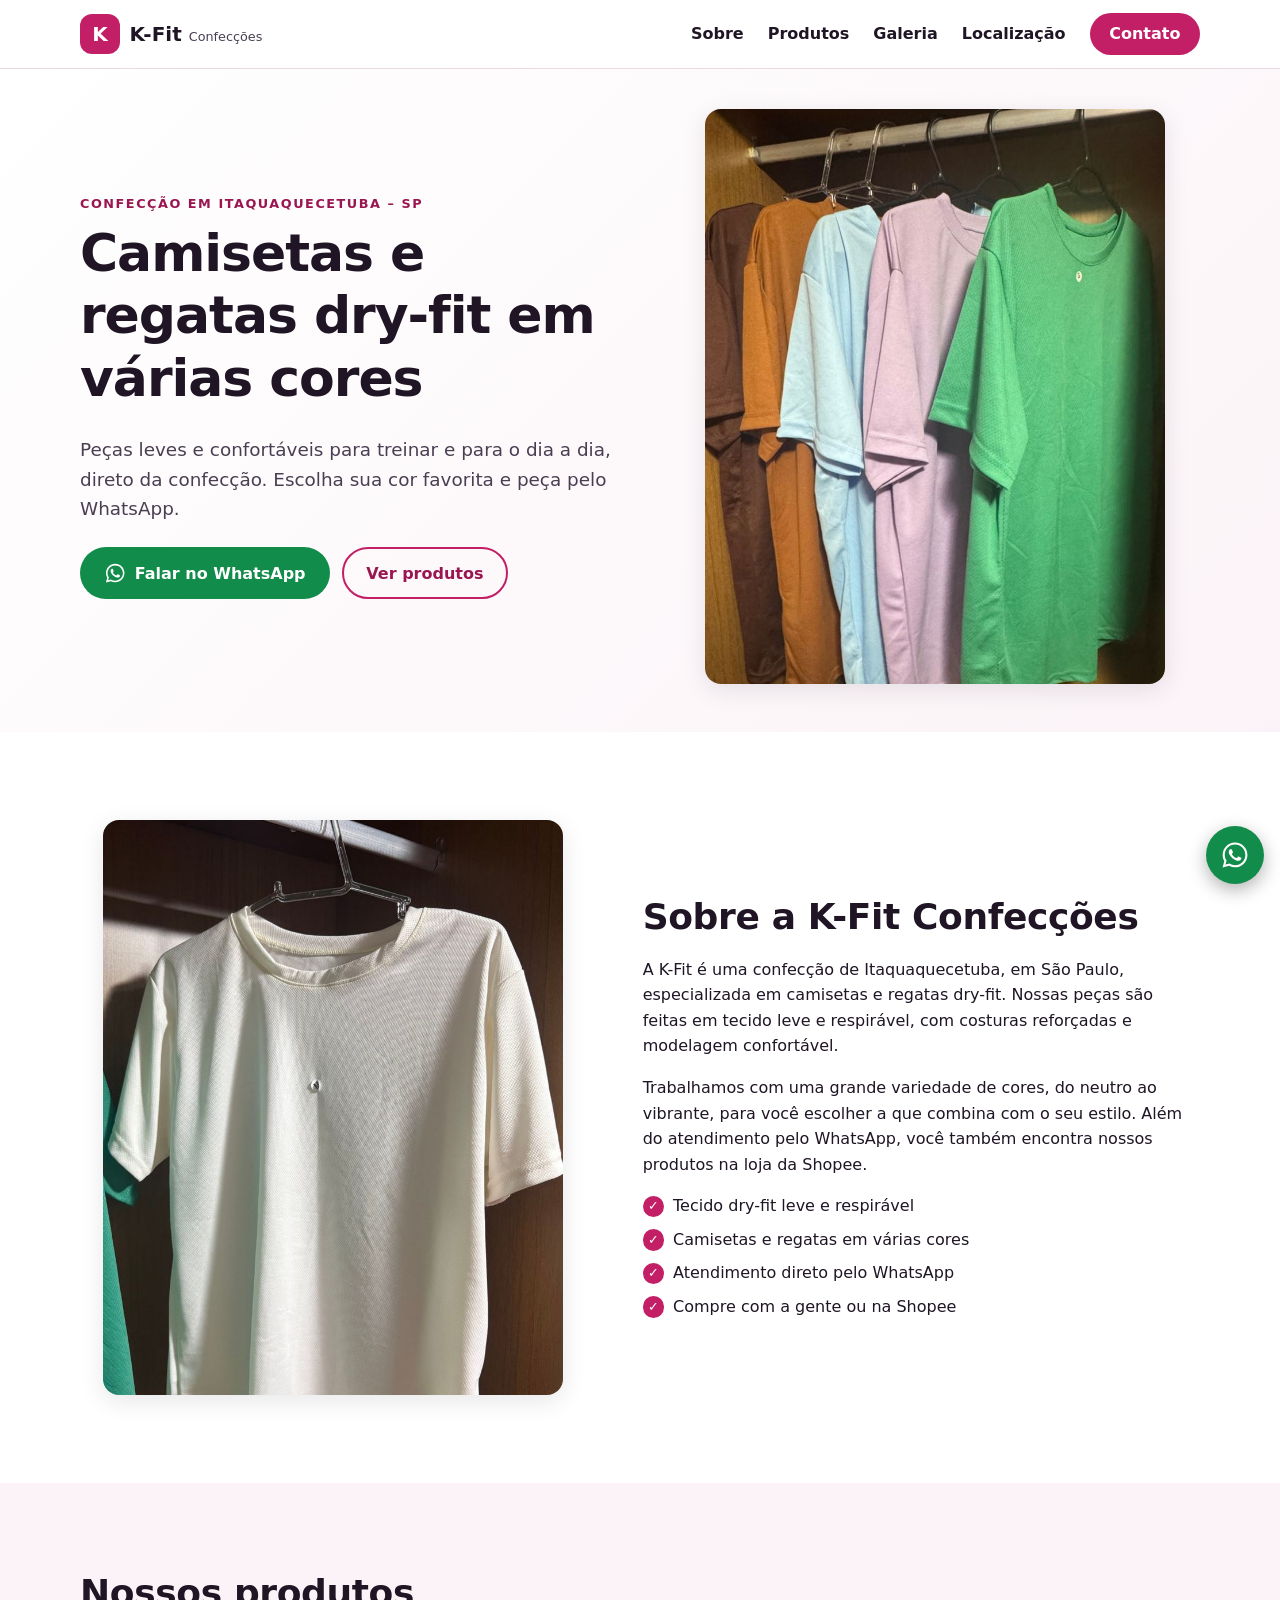
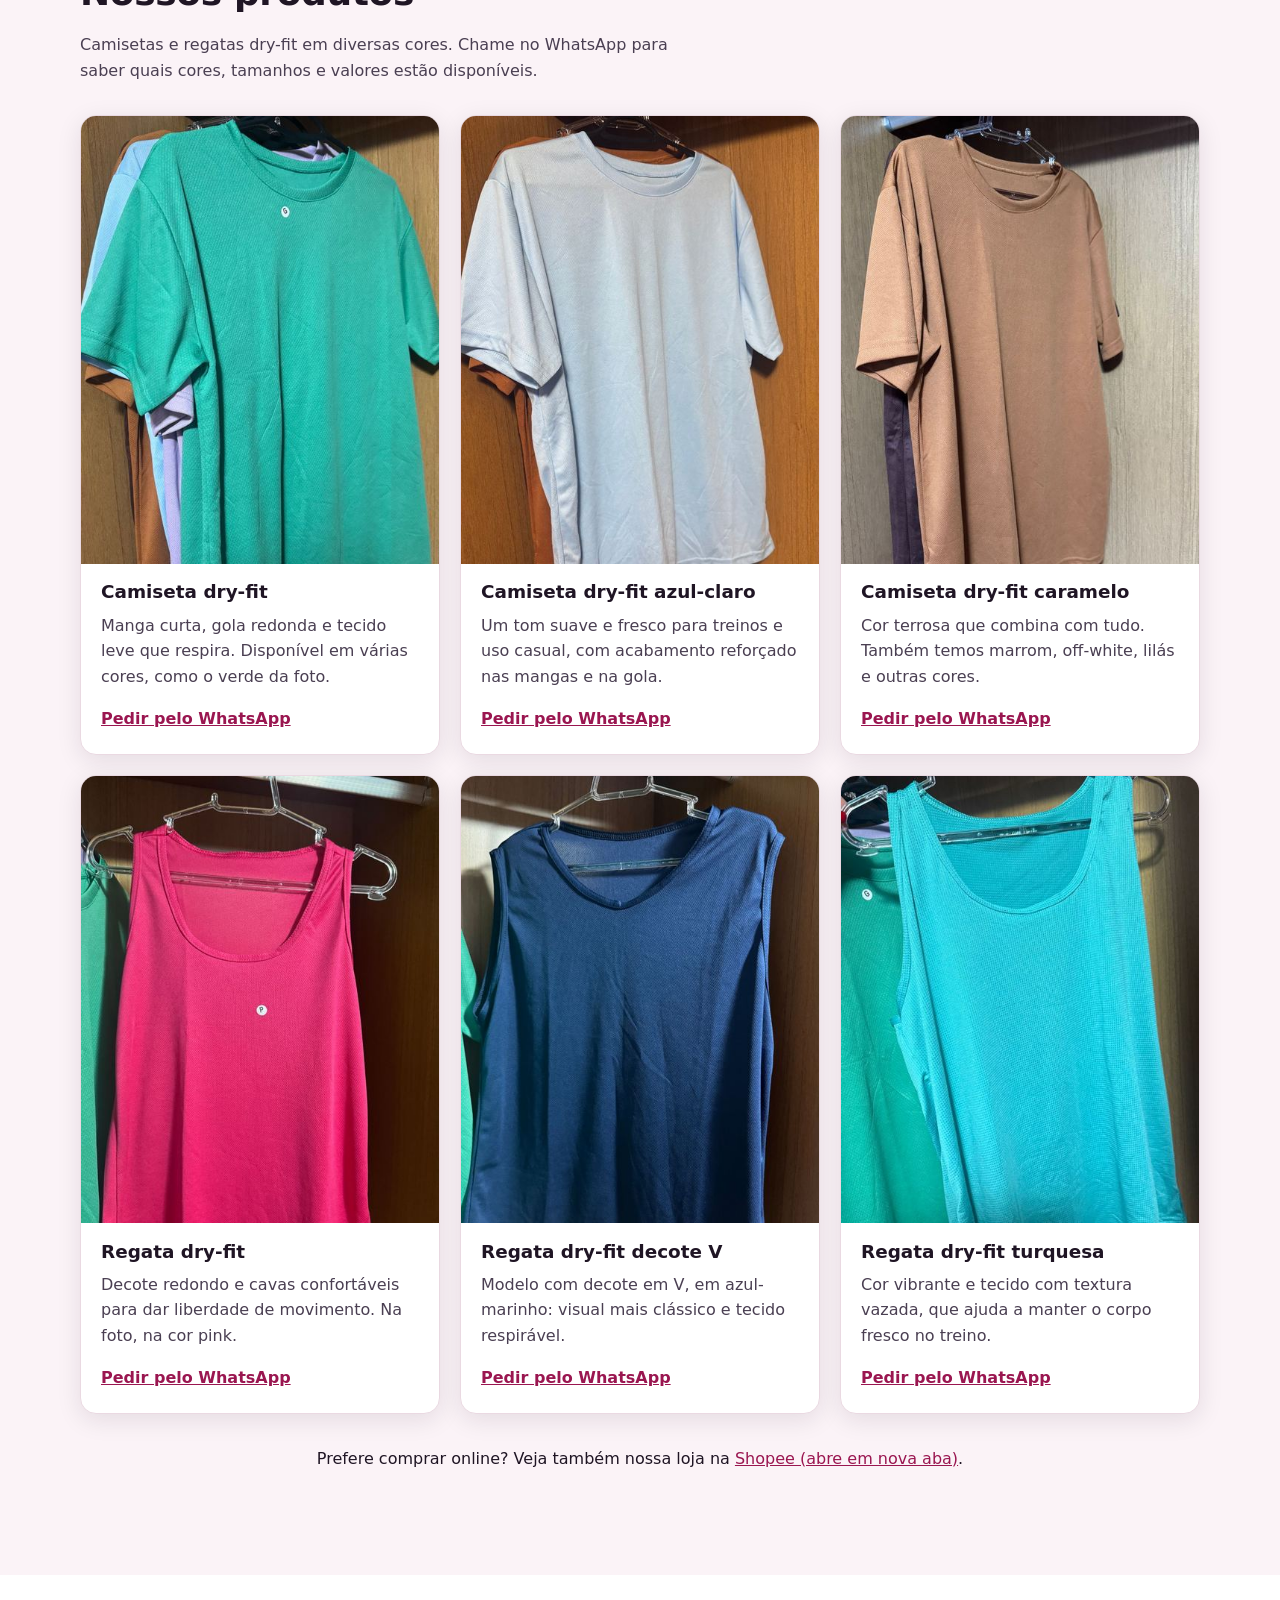
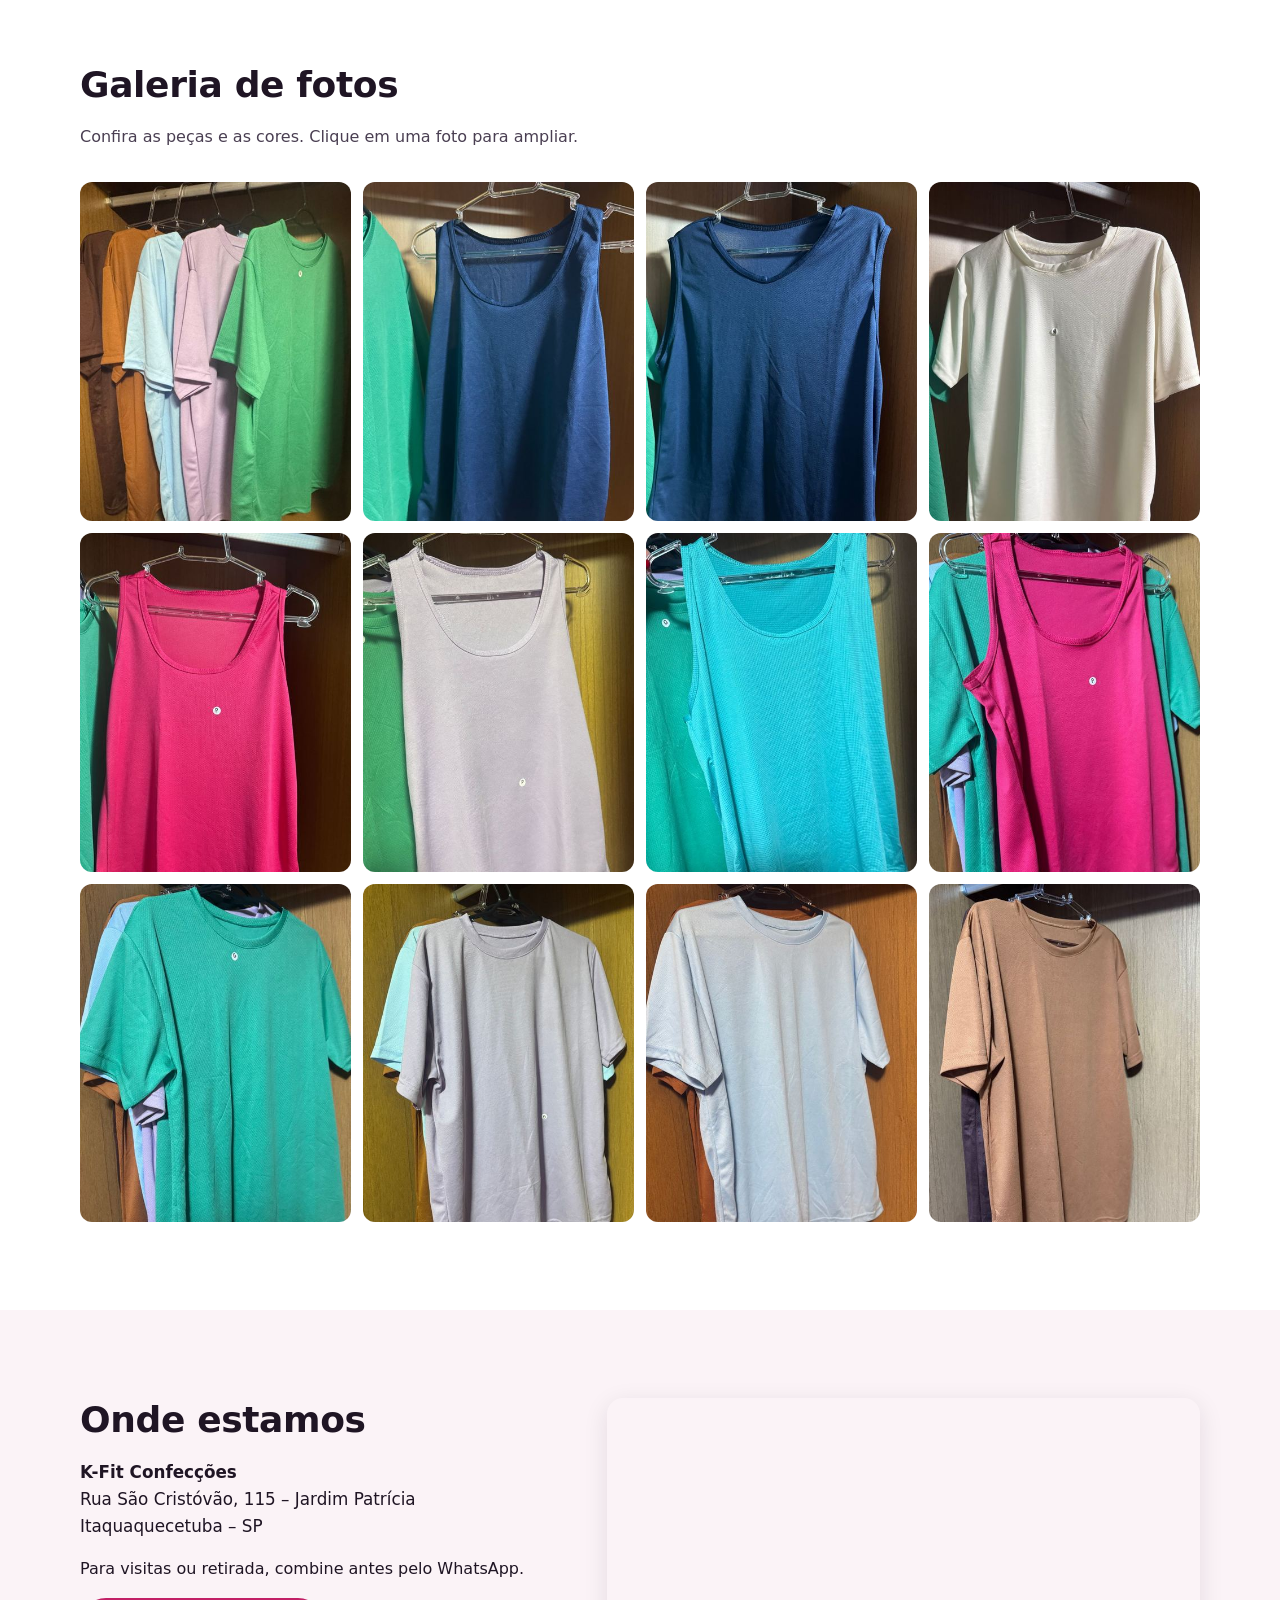
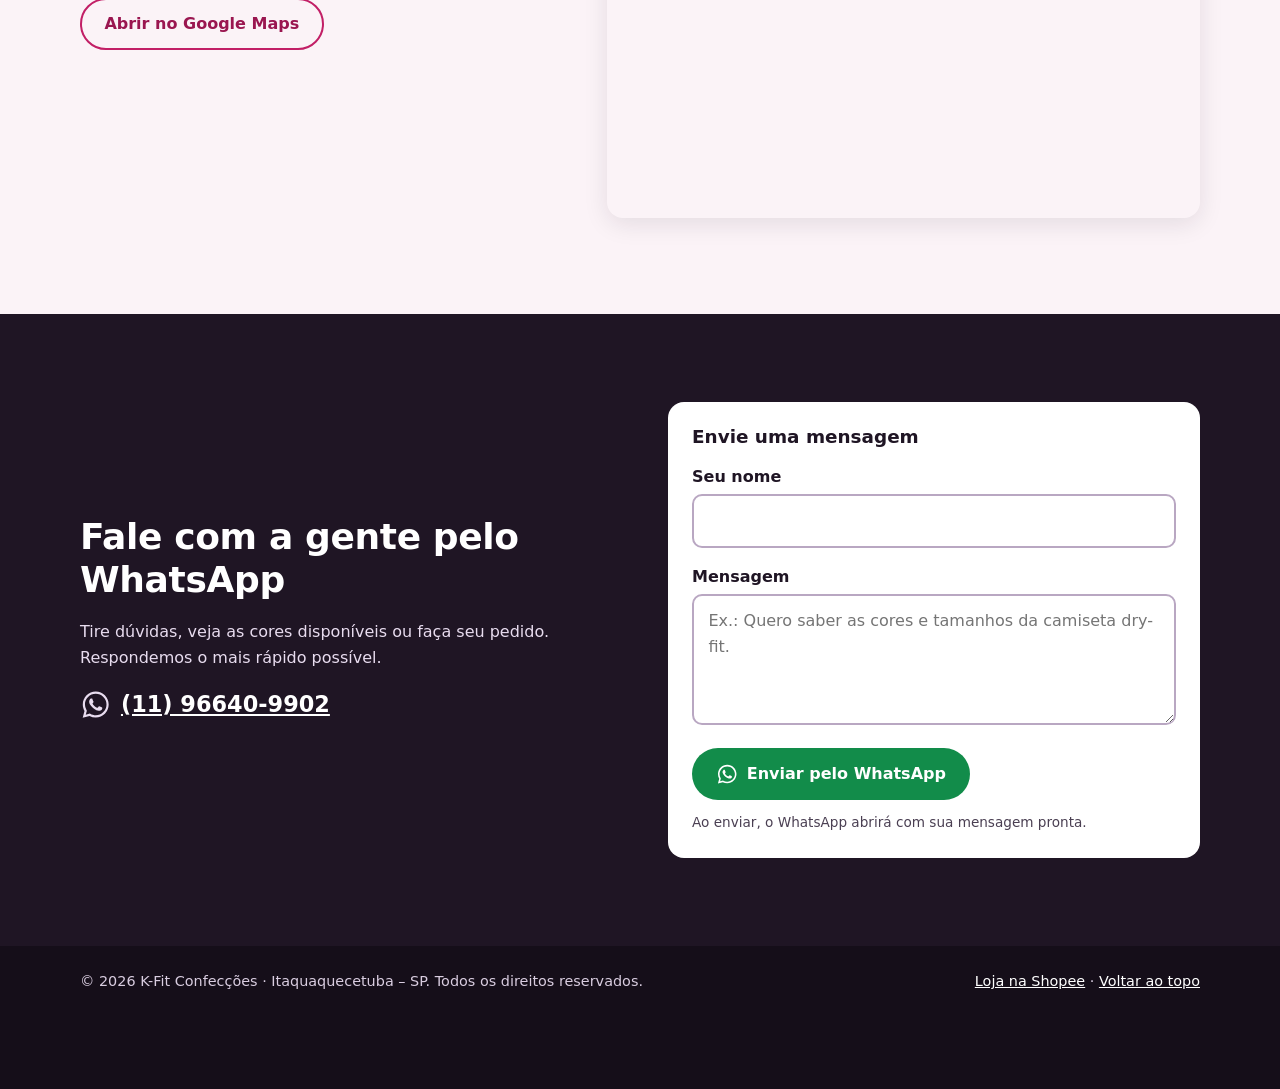
<file: index.html>
<!DOCTYPE html>
<html lang="pt-BR">
<head>
  <meta charset="utf-8">
  <meta name="viewport" content="width=device-width, initial-scale=1">

  <!-- SEO: título (até ~60 caracteres) e descrição (até ~155 caracteres) -->
  <title>K-Fit Confecções | Camisetas e Regatas Dry-Fit em Itaquaquecetuba</title>
  <meta name="description" content="K-Fit Confecções em Itaquaquecetuba (SP): camisetas e regatas dry-fit em várias cores. Peça pelo WhatsApp ou compre na nossa loja da Shopee.">
  <meta name="keywords" content="camiseta dry-fit, regata dry-fit, roupas fitness, confecção Itaquaquecetuba, moda fitness, K-Fit">
  <meta name="author" content="K-Fit Confecções">
  <meta name="robots" content="index, follow, max-image-preview:large">
  <meta name="theme-color" content="#c21f66">
  <link rel="canonical" href="https://marianalima31.github.io/kfitconfeccoesvitrine/">

  <!-- Open Graph / Twitter (pré-visualização ao compartilhar) -->
  <meta property="og:type" content="website">
  <meta property="og:locale" content="pt_BR">
  <meta property="og:site_name" content="K-Fit Confecções">
  <meta property="og:title" content="K-Fit Confecções | Camisetas e Regatas Dry-Fit">
  <meta property="og:description" content="Camisetas e regatas dry-fit em várias cores. Itaquaquecetuba (SP). Peça pelo WhatsApp.">
  <meta property="og:url" content="https://marianalima31.github.io/kfitconfeccoesvitrine/">
  <meta property="og:image" content="https://marianalima31.github.io/kfitconfeccoesvitrine/images/og-image.jpg">
  <meta property="og:image:width" content="1200">
  <meta property="og:image:height" content="630">
  <meta property="og:image:alt" content="Camisetas dry-fit K-Fit em várias cores penduradas em cabides">
  <meta name="twitter:card" content="summary_large_image">
  <meta name="twitter:title" content="K-Fit Confecções | Camisetas e Regatas Dry-Fit">
  <meta name="twitter:description" content="Camisetas e regatas dry-fit em várias cores. Itaquaquecetuba (SP). Peça pelo WhatsApp.">
  <meta name="twitter:image" content="https://marianalima31.github.io/kfitconfeccoesvitrine/images/og-image.jpg">

  <link rel="icon" type="image/png" sizes="192x192" href="images/icon-192.png">
  <link rel="apple-touch-icon" href="images/apple-touch-icon.png">
  <link rel="manifest" href="site.webmanifest">
  <link rel="preload" as="image" href="images/foto-01.jpg" fetchpriority="high">
  <link rel="stylesheet" href="css/style.css">

  <!-- SEO local: dados estruturados (Schema.org) lidos pelo Google -->
  <script type="application/ld+json">
  {
    "@context": "https://schema.org",
    "@type": "ClothingStore",
    "@id": "https://marianalima31.github.io/kfitconfeccoesvitrine/#negocio",
    "name": "K-Fit Confecções",
    "description": "Confecção de camisetas e regatas dry-fit em várias cores, em Itaquaquecetuba (SP).",
    "url": "https://marianalima31.github.io/kfitconfeccoesvitrine/",
    "image": "https://marianalima31.github.io/kfitconfeccoesvitrine/images/og-image.jpg",
    "logo": "https://marianalima31.github.io/kfitconfeccoesvitrine/images/icon-192.png",
    "telephone": "+5511966409902",
    "address": {
      "@type": "PostalAddress",
      "streetAddress": "Rua São Cristóvão, 115 - Jardim Patrícia",
      "addressLocality": "Itaquaquecetuba",
      "addressRegion": "SP",
      "addressCountry": "BR"
    },
    "sameAs": ["https://shopee.com.br/klotsfitness"],
    "hasOfferCatalog": {
      "@type": "OfferCatalog",
      "name": "Camisetas e regatas dry-fit",
      "itemListElement": [
        { "@type": "Offer", "itemOffered": { "@type": "Product", "name": "Camiseta dry-fit" } },
        { "@type": "Offer", "itemOffered": { "@type": "Product", "name": "Regata dry-fit" } },
        { "@type": "Offer", "itemOffered": { "@type": "Product", "name": "Regata dry-fit decote V" } }
      ]
    }
  }
  </script>
</head>

<body>
  <a class="skip-link" href="#conteudo">Ir para o conteúdo principal</a>

  <header class="site-header" id="topo">
    <div class="container header-inner">
      <a class="brand" href="#topo" aria-label="K-Fit Confecções – início">
        <span class="brand-mark" aria-hidden="true">K</span>
        <span class="brand-name">K-Fit <small>Confecções</small></span>
      </a>

      <button class="nav-toggle" type="button" aria-expanded="false" aria-controls="menu-principal">
        <span class="nav-toggle-bars" aria-hidden="true"></span>
        <span class="visually-hidden">Abrir menu</span>
      </button>

      <nav id="menu-principal" class="main-nav" aria-label="Menu principal">
        <ul>
          <li><a href="#sobre">Sobre</a></li>
          <li><a href="#produtos">Produtos</a></li>
          <li><a href="#galeria">Galeria</a></li>
          <li><a href="#localizacao">Localização</a></li>
          <li><a class="btn btn-small" href="#contato">Contato</a></li>
        </ul>
      </nav>
    </div>
  </header>

  <main id="conteudo">

    <!-- HERO -->
    <section class="hero" aria-labelledby="titulo-hero">
      <div class="container hero-inner">
        <div class="hero-text">
          <p class="eyebrow">Confecção em Itaquaquecetuba – SP</p>
          <h1 id="titulo-hero">Camisetas e regatas dry-fit em várias cores</h1>
          <p class="lead">Peças leves e confortáveis para treinar e para o dia a dia, direto da confecção. Escolha sua cor favorita e peça pelo WhatsApp.</p>
          <div class="hero-actions">
            <a class="btn btn-whatsapp" href="https://wa.me/5511966409902?text=Ol%C3%A1!%20Vim%20pelo%20site%20da%20K-Fit%20e%20gostaria%20de%20mais%20informa%C3%A7%C3%B5es." target="_blank" rel="noopener noreferrer">
              <svg class="icon" viewBox="0 0 24 24" aria-hidden="true" focusable="false"><use href="#i-whatsapp"/></svg>
              Falar no WhatsApp
            </a>
            <a class="btn btn-outline" href="#produtos">Ver produtos</a>
          </div>
        </div>
        <img class="hero-img" src="images/foto-01.jpg" width="800" height="1422"
             alt="Camisetas dry-fit K-Fit nas cores marrom, caramelo, azul-claro, lilás e verde penduradas em cabides" fetchpriority="high">
      </div>
    </section>

    <!-- APRESENTAÇÃO DO NEGÓCIO -->
    <section id="sobre" class="section" aria-labelledby="titulo-sobre">
      <div class="container about">
        <img class="about-img" src="images/foto-04.jpg" width="800" height="1422" loading="lazy"
             alt="Camiseta dry-fit off-white da K-Fit pendurada em cabide">
        <div>
          <h2 id="titulo-sobre">Sobre a K-Fit Confecções</h2>
          <p>A K-Fit é uma confecção de Itaquaquecetuba, em São Paulo, especializada em camisetas e regatas dry-fit. Nossas peças são feitas em tecido leve e respirável, com costuras reforçadas e modelagem confortável.</p>
          <p>Trabalhamos com uma grande variedade de cores, do neutro ao vibrante, para você escolher a que combina com o seu estilo. Além do atendimento pelo WhatsApp, você também encontra nossos produtos na loja da Shopee.</p>
          <ul class="checklist">
            <li>Tecido dry-fit leve e respirável</li>
            <li>Camisetas e regatas em várias cores</li>
            <li>Atendimento direto pelo WhatsApp</li>
            <li>Compre com a gente ou na Shopee</li>
          </ul>
        </div>
      </div>
    </section>

    <!-- PRODUTOS / SERVIÇOS -->
    <section id="produtos" class="section section-alt" aria-labelledby="titulo-produtos">
      <div class="container">
        <h2 id="titulo-produtos">Nossos produtos</h2>
        <p class="section-intro">Camisetas e regatas dry-fit em diversas cores. Chame no WhatsApp para saber quais cores, tamanhos e valores estão disponíveis.</p>

        <ul class="cards">
          <li>
            <article class="card">
              <img src="images/foto-09-thumb.jpg" width="480" height="600" loading="lazy" alt="Camiseta dry-fit verde K-Fit">
              <div class="card-body">
                <h3>Camiseta dry-fit</h3>
                <p>Manga curta, gola redonda e tecido leve que respira. Disponível em várias cores, como o verde da foto.</p>
                <a class="card-link" href="https://wa.me/5511966409902?text=Ol%C3%A1!%20Tenho%20interesse%20na%20*Camiseta%20dry-fit*." target="_blank" rel="noopener noreferrer">Pedir pelo WhatsApp<span class="visually-hidden"> – Camiseta dry-fit</span></a>
              </div>
            </article>
          </li>
          <li>
            <article class="card">
              <img src="images/foto-11-thumb.jpg" width="480" height="600" loading="lazy" alt="Camiseta dry-fit azul-claro K-Fit">
              <div class="card-body">
                <h3>Camiseta dry-fit azul-claro</h3>
                <p>Um tom suave e fresco para treinos e uso casual, com acabamento reforçado nas mangas e na gola.</p>
                <a class="card-link" href="https://wa.me/5511966409902?text=Ol%C3%A1!%20Tenho%20interesse%20na%20*Camiseta%20dry-fit%20azul-claro*." target="_blank" rel="noopener noreferrer">Pedir pelo WhatsApp<span class="visually-hidden"> – Camiseta dry-fit azul-claro</span></a>
              </div>
            </article>
          </li>
          <li>
            <article class="card">
              <img src="images/foto-12-thumb.jpg" width="480" height="600" loading="lazy" alt="Camiseta dry-fit caramelo K-Fit">
              <div class="card-body">
                <h3>Camiseta dry-fit caramelo</h3>
                <p>Cor terrosa que combina com tudo. Também temos marrom, off-white, lilás e outras cores.</p>
                <a class="card-link" href="https://wa.me/5511966409902?text=Ol%C3%A1!%20Tenho%20interesse%20na%20*Camiseta%20dry-fit%20caramelo*." target="_blank" rel="noopener noreferrer">Pedir pelo WhatsApp<span class="visually-hidden"> – Camiseta dry-fit caramelo</span></a>
              </div>
            </article>
          </li>
          <li>
            <article class="card">
              <img src="images/foto-05-thumb.jpg" width="480" height="600" loading="lazy" alt="Regata dry-fit pink K-Fit">
              <div class="card-body">
                <h3>Regata dry-fit</h3>
                <p>Decote redondo e cavas confortáveis para dar liberdade de movimento. Na foto, na cor pink.</p>
                <a class="card-link" href="https://wa.me/5511966409902?text=Ol%C3%A1!%20Tenho%20interesse%20na%20*Regata%20dry-fit*." target="_blank" rel="noopener noreferrer">Pedir pelo WhatsApp<span class="visually-hidden"> – Regata dry-fit</span></a>
              </div>
            </article>
          </li>
          <li>
            <article class="card">
              <img src="images/foto-03-thumb.jpg" width="480" height="600" loading="lazy" alt="Regata dry-fit com decote V azul-marinho K-Fit">
              <div class="card-body">
                <h3>Regata dry-fit decote V</h3>
                <p>Modelo com decote em V, em azul-marinho: visual mais clássico e tecido respirável.</p>
                <a class="card-link" href="https://wa.me/5511966409902?text=Ol%C3%A1!%20Tenho%20interesse%20na%20*Regata%20dry-fit%20decote%20V*." target="_blank" rel="noopener noreferrer">Pedir pelo WhatsApp<span class="visually-hidden"> – Regata dry-fit decote V</span></a>
              </div>
            </article>
          </li>
          <li>
            <article class="card">
              <img src="images/foto-07-thumb.jpg" width="480" height="600" loading="lazy" alt="Regata dry-fit turquesa K-Fit">
              <div class="card-body">
                <h3>Regata dry-fit turquesa</h3>
                <p>Cor vibrante e tecido com textura vazada, que ajuda a manter o corpo fresco no treino.</p>
                <a class="card-link" href="https://wa.me/5511966409902?text=Ol%C3%A1!%20Tenho%20interesse%20na%20*Regata%20dry-fit%20turquesa*." target="_blank" rel="noopener noreferrer">Pedir pelo WhatsApp<span class="visually-hidden"> – Regata dry-fit turquesa</span></a>
              </div>
            </article>
          </li>
        </ul>

        <p class="shopee-note">
          Prefere comprar online? Veja também nossa loja na
          <a href="https://shopee.com.br/klotsfitness" target="_blank" rel="noopener noreferrer">Shopee (abre em nova aba)</a>.
        </p>
      </div>
    </section>

    <!-- GALERIA -->
    <section id="galeria" class="section" aria-labelledby="titulo-galeria">
      <div class="container">
        <h2 id="titulo-galeria">Galeria de fotos</h2>
        <p class="section-intro">Confira as peças e as cores. Clique em uma foto para ampliar.</p>

        <ul class="gallery">
          <li><button type="button" class="gallery-item" data-full="images/foto-01.jpg" data-caption="Camisetas dry-fit em várias cores"><img src="images/foto-01-thumb.jpg" width="480" height="600" loading="lazy" alt="Camisetas dry-fit em várias cores. Ampliar imagem."></button></li>
          <li><button type="button" class="gallery-item" data-full="images/foto-02.jpg" data-caption="Regata dry-fit azul-marinho"><img src="images/foto-02-thumb.jpg" width="480" height="600" loading="lazy" alt="Regata dry-fit azul-marinho. Ampliar imagem."></button></li>
          <li><button type="button" class="gallery-item" data-full="images/foto-03.jpg" data-caption="Regata dry-fit decote V azul-marinho"><img src="images/foto-03-thumb.jpg" width="480" height="600" loading="lazy" alt="Regata dry-fit decote V azul-marinho. Ampliar imagem."></button></li>
          <li><button type="button" class="gallery-item" data-full="images/foto-04.jpg" data-caption="Camiseta dry-fit off-white"><img src="images/foto-04-thumb.jpg" width="480" height="600" loading="lazy" alt="Camiseta dry-fit off-white. Ampliar imagem."></button></li>
          <li><button type="button" class="gallery-item" data-full="images/foto-05.jpg" data-caption="Regata dry-fit pink"><img src="images/foto-05-thumb.jpg" width="480" height="600" loading="lazy" alt="Regata dry-fit pink. Ampliar imagem."></button></li>
          <li><button type="button" class="gallery-item" data-full="images/foto-06.jpg" data-caption="Regata dry-fit lilás"><img src="images/foto-06-thumb.jpg" width="480" height="600" loading="lazy" alt="Regata dry-fit lilás. Ampliar imagem."></button></li>
          <li><button type="button" class="gallery-item" data-full="images/foto-07.jpg" data-caption="Regata dry-fit turquesa"><img src="images/foto-07-thumb.jpg" width="480" height="600" loading="lazy" alt="Regata dry-fit turquesa. Ampliar imagem."></button></li>
          <li><button type="button" class="gallery-item" data-full="images/foto-08.jpg" data-caption="Regata dry-fit pink sobre camisetas verdes"><img src="images/foto-08-thumb.jpg" width="480" height="600" loading="lazy" alt="Regata dry-fit pink sobre camisetas verdes. Ampliar imagem."></button></li>
          <li><button type="button" class="gallery-item" data-full="images/foto-09.jpg" data-caption="Camiseta dry-fit verde"><img src="images/foto-09-thumb.jpg" width="480" height="600" loading="lazy" alt="Camiseta dry-fit verde. Ampliar imagem."></button></li>
          <li><button type="button" class="gallery-item" data-full="images/foto-10.jpg" data-caption="Camiseta dry-fit lilás"><img src="images/foto-10-thumb.jpg" width="480" height="600" loading="lazy" alt="Camiseta dry-fit lilás. Ampliar imagem."></button></li>
          <li><button type="button" class="gallery-item" data-full="images/foto-11.jpg" data-caption="Camiseta dry-fit azul-claro"><img src="images/foto-11-thumb.jpg" width="480" height="600" loading="lazy" alt="Camiseta dry-fit azul-claro. Ampliar imagem."></button></li>
          <li><button type="button" class="gallery-item" data-full="images/foto-12.jpg" data-caption="Camiseta dry-fit caramelo"><img src="images/foto-12-thumb.jpg" width="480" height="600" loading="lazy" alt="Camiseta dry-fit caramelo. Ampliar imagem."></button></li>
        </ul>
      </div>
    </section>

    <!-- LOCALIZAÇÃO -->
    <section id="localizacao" class="section section-alt" aria-labelledby="titulo-localizacao">
      <div class="container location">
        <div>
          <h2 id="titulo-localizacao">Onde estamos</h2>
          <address>
            <strong>K-Fit Confecções</strong><br>
            Rua São Cristóvão, 115 – Jardim Patrícia<br>
            Itaquaquecetuba – SP
          </address>
          <p>Para visitas ou retirada, combine antes pelo WhatsApp.</p>
          <a class="btn btn-outline" href="https://www.google.com/maps/search/?api=1&amp;query=Rua+S%C3%A3o+Crist%C3%B3v%C3%A3o+115+Jardim+Patr%C3%ADcia+Itaquaquecetuba+SP" target="_blank" rel="noopener noreferrer">Abrir no Google Maps<span class="visually-hidden"> (nova aba)</span></a>
        </div>
        <div class="map">
          <iframe title="Mapa com a localização da K-Fit Confecções em Itaquaquecetuba"
                  src="https://maps.google.com/maps?q=Rua+S%C3%A3o+Crist%C3%B3v%C3%A3o+115+Jardim+Patr%C3%ADcia+Itaquaquecetuba+SP&amp;output=embed"
                  loading="lazy" referrerpolicy="no-referrer-when-downgrade" allowfullscreen></iframe>
        </div>
      </div>
    </section>

    <!-- CONTATO -->
    <section id="contato" class="section contact" aria-labelledby="titulo-contato">
      <div class="container contact-inner">
        <div>
          <h2 id="titulo-contato">Fale com a gente pelo WhatsApp</h2>
          <p>Tire dúvidas, veja as cores disponíveis ou faça seu pedido. Respondemos o mais rápido possível.</p>
          <p class="phone">
            <svg class="icon" viewBox="0 0 24 24" aria-hidden="true" focusable="false"><use href="#i-whatsapp"/></svg>
            <a href="https://wa.me/5511966409902" target="_blank" rel="noopener noreferrer">(11) 96640-9902</a>
          </p>
        </div>

        <form id="form-whatsapp" class="form" novalidate>
          <h3 class="form-title">Envie uma mensagem</h3>
          <div class="field">
            <label for="nome">Seu nome</label>
            <input id="nome" name="nome" type="text" autocomplete="name" required>
            <p class="error" id="erro-nome" role="alert" hidden>Informe seu nome.</p>
          </div>
          <div class="field">
            <label for="mensagem">Mensagem</label>
            <textarea id="mensagem" name="mensagem" rows="4" required placeholder="Ex.: Quero saber as cores e tamanhos da camiseta dry-fit."></textarea>
            <p class="error" id="erro-mensagem" role="alert" hidden>Escreva sua mensagem.</p>
          </div>
          <button class="btn btn-whatsapp" type="submit">
            <svg class="icon" viewBox="0 0 24 24" aria-hidden="true" focusable="false"><use href="#i-whatsapp"/></svg>
            Enviar pelo WhatsApp
          </button>
          <p class="form-note">Ao enviar, o WhatsApp abrirá com sua mensagem pronta.</p>
        </form>
      </div>
    </section>
  </main>

  <footer class="site-footer">
    <div class="container footer-inner">
      <p>&copy; <span id="ano">2026</span> K-Fit Confecções · Itaquaquecetuba – SP. Todos os direitos reservados.</p>
      <p><a href="https://shopee.com.br/klotsfitness" target="_blank" rel="noopener noreferrer">Loja na Shopee</a> · <a href="#topo">Voltar ao topo</a></p>
    </div>
  </footer>

  <!-- Botão flutuante do WhatsApp -->
  <a class="wa-float" href="https://wa.me/5511966409902?text=Ol%C3%A1!%20Vim%20pelo%20site%20da%20K-Fit." target="_blank" rel="noopener noreferrer" aria-label="Falar com a K-Fit no WhatsApp (abre em nova aba)">
    <svg class="icon" viewBox="0 0 24 24" aria-hidden="true" focusable="false"><use href="#i-whatsapp"/></svg>
  </a>

  <!-- Lightbox da galeria -->
  <dialog id="lightbox" class="lightbox" aria-label="Imagem ampliada">
    <figure>
      <img id="lightbox-img" alt="">
      <figcaption id="lightbox-caption"></figcaption>
    </figure>
    <div class="lightbox-controls">
      <button type="button" id="lb-prev" aria-label="Foto anterior">&#8249;</button>
      <button type="button" id="lb-next" aria-label="Próxima foto">&#8250;</button>
      <button type="button" id="lb-close" aria-label="Fechar imagem">&times;</button>
    </div>
  </dialog>

  <!-- Ícone reutilizável -->
  <svg width="0" height="0" style="position:absolute" aria-hidden="true" focusable="false">
    <symbol id="i-whatsapp" viewBox="0 0 24 24">
      <path fill="currentColor" d="M12.04 2C6.58 2 2.13 6.45 2.13 11.91c0 1.75.46 3.45 1.32 4.95L2.05 22l5.25-1.38a9.9 9.9 0 0 0 4.74 1.21c5.46 0 9.91-4.45 9.91-9.91S17.5 2 12.04 2Zm0 18.15c-1.48 0-2.93-.4-4.2-1.15l-.3-.18-3.12.82.83-3.04-.2-.31a8.2 8.2 0 0 1-1.26-4.38c0-4.54 3.7-8.24 8.25-8.24 4.54 0 8.24 3.7 8.24 8.24s-3.7 8.24-8.24 8.24Zm4.52-6.16c-.25-.12-1.47-.72-1.69-.81-.23-.08-.39-.12-.56.12-.16.25-.64.81-.78.97-.14.17-.29.19-.54.06-.25-.12-1.05-.39-2-1.23-.74-.66-1.23-1.47-1.38-1.72-.14-.25-.02-.38.11-.5.11-.11.25-.29.37-.43.12-.14.16-.25.25-.41.08-.17.04-.31-.02-.43-.06-.12-.56-1.34-.76-1.84-.2-.48-.4-.42-.56-.42h-.48c-.17 0-.43.06-.66.31-.22.25-.86.85-.86 2.07s.89 2.4 1.01 2.56c.12.17 1.75 2.67 4.23 3.74.59.26 1.05.41 1.41.52.59.19 1.13.16 1.56.1.48-.07 1.47-.6 1.67-1.18.21-.58.21-1.07.14-1.18-.06-.1-.22-.16-.47-.28Z"/>
    </symbol>
  </svg>

  <script src="js/main.js" defer></script>
</body>
</html>
</file>
<file: css/style.css>
/* K-Fit Confecções – estilos (mobile first) */
:root {
  --ink: #1f1524;
  --ink-soft: #4a3f52;
  --brand: #c21f66;        /* contraste AA com branco */
  --brand-dark: #9a1650;
  --wa: #128c4a;           /* verde WhatsApp escurecido p/ contraste AA */
  --wa-dark: #0d6d3a;
  --bg: #ffffff;
  --bg-alt: #fbf3f7;
  --line: #ead9e2;
  --radius: 16px;
  --shadow: 0 6px 24px rgba(31, 21, 36, .10);
  --font: system-ui, -apple-system, "Segoe UI", Roboto, "Helvetica Neue", Arial, sans-serif;
  --header-h: 68px;
}

*, *::before, *::after { box-sizing: border-box; }
html { scroll-behavior: smooth; scroll-padding-top: calc(var(--header-h) + 8px); }
body { margin: 0; font-family: var(--font); color: var(--ink); background: var(--bg); line-height: 1.6; -webkit-text-size-adjust: 100%; }
img { max-width: 100%; height: auto; display: block; }
ul { list-style: none; margin: 0; padding: 0; }
a { color: var(--brand-dark); }
h1, h2, h3 { line-height: 1.2; margin: 0 0 .5em; }
h1 { font-size: clamp(2rem, 6vw, 3.25rem); letter-spacing: -.02em; }
h2 { font-size: clamp(1.6rem, 4vw, 2.25rem); letter-spacing: -.01em; }
h3 { font-size: 1.15rem; }
p { margin: 0 0 1em; }

.container { width: min(1120px, 100% - 2rem); margin-inline: auto; }
.visually-hidden { position: absolute !important; width: 1px; height: 1px; margin: -1px; padding: 0; overflow: hidden; clip: rect(0 0 0 0); white-space: nowrap; border: 0; }

/* Acessibilidade: foco visível e skip link */
:focus-visible { outline: 3px solid #1a5fd0; outline-offset: 3px; border-radius: 4px; }
.skip-link { position: absolute; left: 1rem; top: -60px; background: var(--ink); color: #fff; padding: .6rem 1rem; border-radius: 8px; z-index: 100; }
.skip-link:focus { top: 1rem; }

/* Botões */
.btn { display: inline-flex; align-items: center; justify-content: center; gap: .5rem; min-height: 48px; padding: .7rem 1.4rem; border: 2px solid transparent; border-radius: 999px; font: inherit; font-weight: 700; text-decoration: none; cursor: pointer; background: var(--brand); color: #fff; transition: background .2s, transform .2s; }
.btn:hover { background: var(--brand-dark); transform: translateY(-1px); }
.btn-small { min-height: 40px; padding: .4rem 1.1rem; }
.btn-outline { background: transparent; color: var(--brand-dark); border-color: var(--brand); }
.btn-outline:hover { background: var(--brand); color: #fff; }
.btn-whatsapp { background: var(--wa); }
.btn-whatsapp:hover { background: var(--wa-dark); }
.icon { width: 1.4em; height: 1.4em; flex: none; }

/* Cabeçalho */
.site-header { position: sticky; top: 0; z-index: 50; background: rgba(255, 255, 255, .96); backdrop-filter: blur(8px); border-bottom: 1px solid var(--line); }
.header-inner { display: flex; align-items: center; justify-content: space-between; min-height: var(--header-h); }
.brand { display: flex; align-items: center; gap: .6rem; text-decoration: none; color: var(--ink); font-weight: 800; font-size: 1.25rem; }
.brand small { font-weight: 500; font-size: .8rem; color: var(--ink-soft); }
.brand-mark { display: grid; place-items: center; width: 40px; height: 40px; border-radius: 12px; background: var(--brand); color: #fff; font-weight: 800; }

.nav-toggle { display: grid; place-items: center; width: 48px; height: 48px; border: 1px solid var(--line); border-radius: 12px; background: #fff; cursor: pointer; }
.nav-toggle-bars, .nav-toggle-bars::before, .nav-toggle-bars::after { display: block; width: 22px; height: 2px; background: var(--ink); border-radius: 2px; transition: transform .2s, opacity .2s; content: ""; }
.nav-toggle-bars { position: relative; }
.nav-toggle-bars::before { position: absolute; top: -7px; }
.nav-toggle-bars::after { position: absolute; top: 7px; }
.nav-toggle[aria-expanded="true"] .nav-toggle-bars { background: transparent; }
.nav-toggle[aria-expanded="true"] .nav-toggle-bars::before { transform: translateY(7px) rotate(45deg); }
.nav-toggle[aria-expanded="true"] .nav-toggle-bars::after { transform: translateY(-7px) rotate(-45deg); }

.main-nav { display: none; position: absolute; left: 0; right: 0; top: 100%; background: #fff; border-bottom: 1px solid var(--line); padding: .5rem 1rem 1rem; box-shadow: var(--shadow); }
.main-nav.is-open { display: block; }
.main-nav a:not(.btn) { display: block; padding: .8rem .25rem; color: var(--ink); font-weight: 600; text-decoration: none; }
.main-nav a:not(.btn):hover { color: var(--brand); }
.main-nav .btn { margin-top: .5rem; width: 100%; }

/* Seções */
.section { padding: clamp(3rem, 8vw, 5.5rem) 0; }
.section-alt { background: var(--bg-alt); }
.section-intro { color: var(--ink-soft); max-width: 60ch; margin-bottom: 2rem; }
.eyebrow { text-transform: uppercase; letter-spacing: .12em; font-size: .8rem; font-weight: 700; color: var(--brand-dark); margin-bottom: .5rem; }

/* Hero */
.hero { background: linear-gradient(135deg, #fff 0%, var(--bg-alt) 100%); padding: 2.5rem 0 3rem; }
.hero-inner { display: grid; gap: 2rem; align-items: center; }
.lead { font-size: 1.15rem; color: var(--ink-soft); max-width: 52ch; }
.hero-actions { display: flex; flex-wrap: wrap; gap: .75rem; margin-top: 1.5rem; }
.hero-img { width: 100%; max-width: 460px; justify-self: center; border-radius: var(--radius); box-shadow: var(--shadow); aspect-ratio: 4 / 5; object-fit: cover; object-position: center 35%; }

/* Sobre */
.about { display: grid; gap: 2rem; align-items: center; }
.about-img { border-radius: var(--radius); box-shadow: var(--shadow); width: 100%; max-width: 460px; justify-self: center; aspect-ratio: 4 / 5; object-fit: cover; object-position: center 35%; }
.checklist { margin-top: 1rem; display: grid; gap: .5rem; }
.checklist li { position: relative; padding-left: 1.9rem; }
.checklist li::before { content: "✓"; position: absolute; left: 0; top: 0; width: 1.35rem; height: 1.35rem; display: grid; place-items: center; border-radius: 50%; background: var(--brand); color: #fff; font-size: .8rem; font-weight: 700; margin-top: .15rem; }

/* Produtos */
.cards { display: grid; gap: 1.25rem; grid-template-columns: 1fr; }
.card { height: 100%; background: #fff; border: 1px solid var(--line); border-radius: var(--radius); overflow: hidden; box-shadow: var(--shadow); display: flex; flex-direction: column; transition: transform .2s; }
.card:hover { transform: translateY(-3px); }
.card img { width: 100%; aspect-ratio: 4 / 5; object-fit: cover; }
.card-body { padding: 1.1rem 1.25rem 1.4rem; display: flex; flex-direction: column; flex: 1; }
.card-body p { color: var(--ink-soft); flex: 1; }
.card-link { font-weight: 700; }
.shopee-note { margin-top: 2rem; text-align: center; }

/* Galeria */
.gallery { display: grid; gap: .75rem; grid-template-columns: repeat(2, 1fr); }
.gallery-item { display: block; width: 100%; padding: 0; border: 0; border-radius: 12px; overflow: hidden; cursor: zoom-in; background: var(--line); }
.gallery-item img { width: 100%; aspect-ratio: 4 / 5; object-fit: cover; transition: transform .3s; }
.gallery-item:hover img { transform: scale(1.05); }

.lightbox { border: 0; padding: 0; background: transparent; max-width: 100vw; max-height: 100vh; width: 100%; height: 100%; color: #fff; }
.lightbox::backdrop { background: rgba(15, 8, 20, .88); }
.lightbox[open] { display: grid; place-items: center; }
.lightbox figure { margin: 0; text-align: center; padding: 1rem; }
.lightbox img { max-width: min(92vw, 900px); max-height: 78vh; margin-inline: auto; border-radius: 12px; }
.lightbox figcaption { margin-top: .75rem; }
.lightbox-controls button { position: fixed; width: 48px; height: 48px; border-radius: 50%; border: 0; background: #fff; color: var(--ink); font-size: 1.8rem; line-height: 1; cursor: pointer; }
#lb-prev { left: .75rem; top: 50%; transform: translateY(-50%); }
#lb-next { right: .75rem; top: 50%; transform: translateY(-50%); }
#lb-close { right: .75rem; top: .75rem; }

/* Localização */
.location { display: grid; gap: 2rem; align-items: start; }
address { font-style: normal; margin-bottom: 1rem; font-size: 1.05rem; }
.map iframe { width: 100%; height: 340px; border: 0; border-radius: var(--radius); box-shadow: var(--shadow); }

/* Contato */
.contact { background: var(--ink); color: #fff; }
.contact a { color: #fff; }
.contact-inner { display: grid; gap: 2rem; align-items: center; }
.contact p { color: #e8dcef; }
.phone { display: flex; align-items: center; gap: .6rem; font-size: 1.4rem; font-weight: 700; }
.phone a { color: #fff; }
.form { background: #fff; color: var(--ink); border-radius: var(--radius); padding: 1.5rem; }
.form-title { margin-bottom: 1rem; }
.field { margin-bottom: 1rem; }
label { display: block; font-weight: 600; margin-bottom: .3rem; }
input, textarea { width: 100%; padding: .75rem .9rem; font: inherit; border: 2px solid #b9a7c2; border-radius: 10px; background: #fff; color: var(--ink); }
input:focus, textarea:focus { border-color: var(--brand); outline: 3px solid rgba(26, 95, 208, .35); }
[aria-invalid="true"] { border-color: #b3261e; }
.error { color: #b3261e; font-size: .9rem; margin: .3rem 0 0; }
.contact .form .form-note { color: var(--ink-soft); font-size: .85rem; margin: .75rem 0 0; }

/* Rodapé */
.site-footer { background: #150e19; color: #d9cde0; padding: 1.5rem 0 6rem; font-size: .9rem; }
.site-footer a { color: #fff; }
.footer-inner { display: flex; flex-wrap: wrap; justify-content: space-between; gap: .5rem 2rem; }
.footer-inner p { margin: 0; }

/* Botão flutuante */
.wa-float { position: fixed; right: 1rem; bottom: 1rem; z-index: 40; width: 58px; height: 58px; display: grid; place-items: center; border-radius: 50%; background: var(--wa); color: #fff; box-shadow: 0 6px 18px rgba(0, 0, 0, .3); transition: transform .2s; }
.wa-float:hover { transform: scale(1.08); background: var(--wa-dark); }
.wa-float .icon { width: 30px; height: 30px; }

/* Telas maiores */
@media (min-width: 600px) {
  .cards { grid-template-columns: repeat(2, 1fr); }
  .gallery { grid-template-columns: repeat(3, 1fr); }
}
@media (min-width: 900px) {
  .nav-toggle { display: none; }
  .main-nav { display: block; position: static; padding: 0; border: 0; box-shadow: none; background: none; }
  .main-nav ul { display: flex; align-items: center; gap: 1.5rem; }
  .main-nav a:not(.btn) { padding: .5rem 0; }
  .main-nav .btn { margin: 0; width: auto; }
  .hero-inner { grid-template-columns: 1.05fr 1fr; }
  .about { grid-template-columns: 1fr 1.1fr; gap: 3.5rem; }
  .cards { grid-template-columns: repeat(3, 1fr); }
  .gallery { grid-template-columns: repeat(4, 1fr); }
  .location { grid-template-columns: 1fr 1.2fr; }
  .map iframe { height: 420px; }
  .contact-inner { grid-template-columns: 1fr 1fr; gap: 3.5rem; }
}

@media (prefers-reduced-motion: reduce) {
  html { scroll-behavior: auto; }
  *, *::before, *::after { transition: none !important; animation: none !important; }
}
</file>
